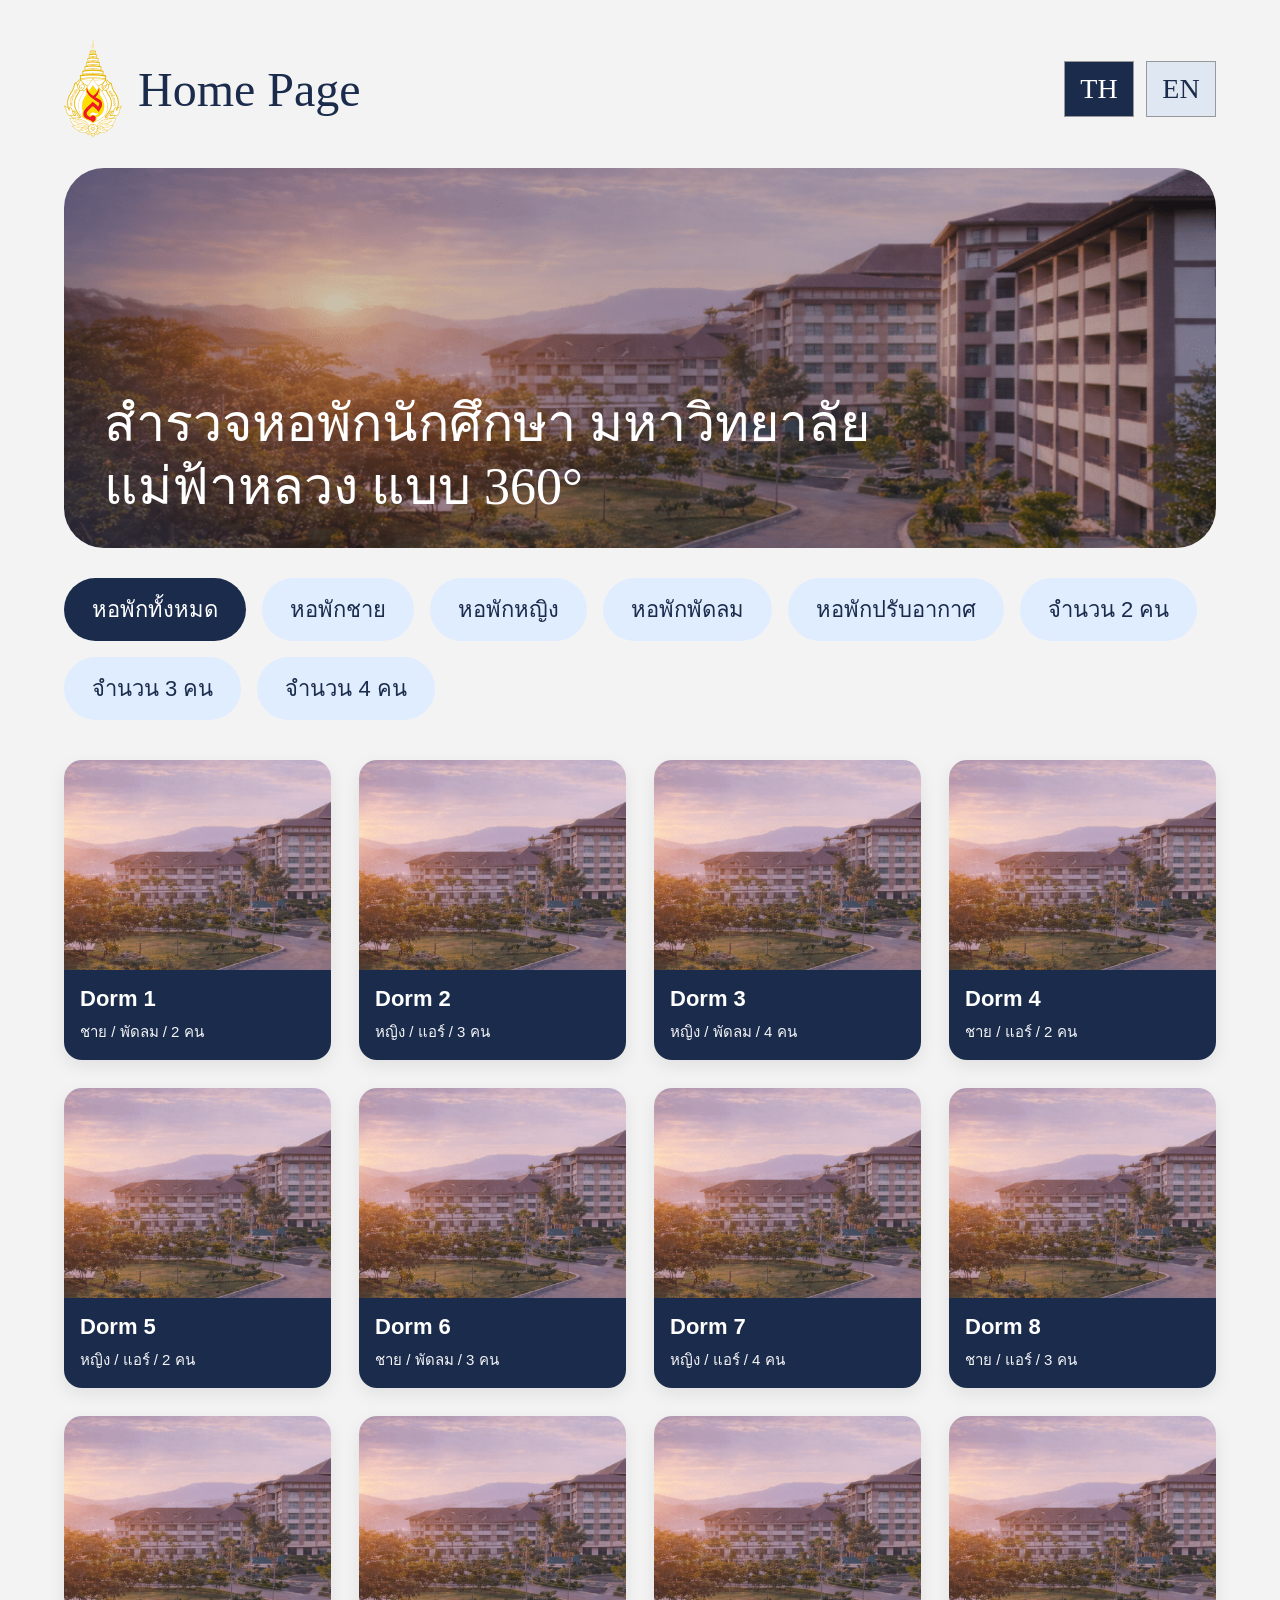
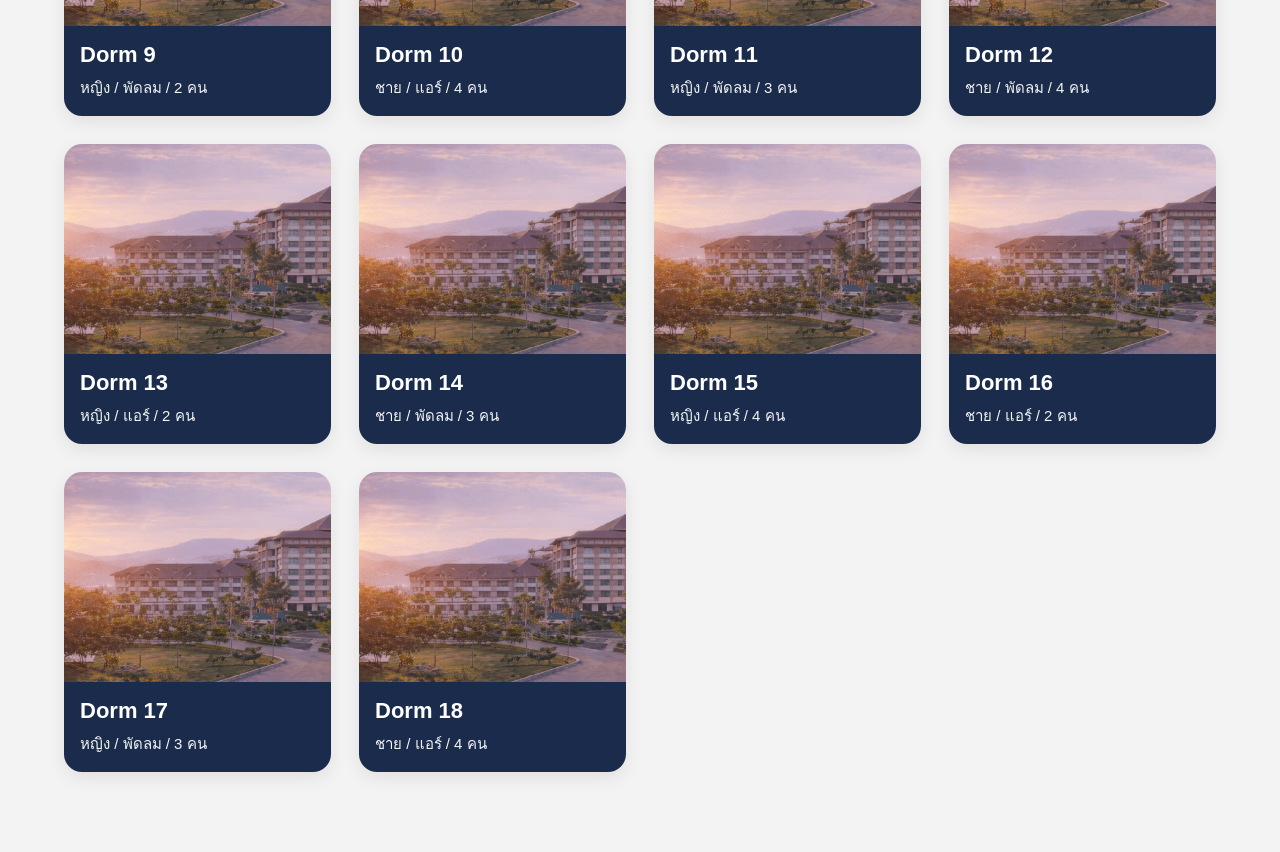
<file: index.html>
<!DOCTYPE html>
<html lang="th">
<head>
  <meta charset="UTF-8" />
  <meta name="viewport" content="width=device-width, initial-scale=1.0" />
  <title>MFU Dormitory 360 Viewer</title>
  <style>
    * {
      box-sizing: border-box;
    }

    body {
      margin: 0;
      font-family: Arial, sans-serif;
      background: #f3f3f3;
      color: #1a2b4c;
    }

    .container {
      width: 90%;
      max-width: 1440px;
      margin: 0 auto;
      padding: 40px 0 80px;
    }

    .topbar {
      display: flex;
      justify-content: space-between;
      align-items: center;
      margin-bottom: 30px;
    }

    .brand {
      display: flex;
      align-items: center;
      gap: 16px;
    }

    .logo {
      width: 58px;
      height: 98px;
      object-fit: contain;
    }

    .title {
      font-size: 48px;
      font-family: "Times New Roman", serif;
      font-weight: 400;
    }

    .lang-group {
      display: flex;
      gap: 12px;
    }

    .lang-btn {
      width: 70px;
      height: 56px;
      border: 1px solid #999;
      background: #dfe7f2;
      color: #1a2b4c;
      font-size: 28px;
      font-family: "Times New Roman", serif;
      cursor: pointer;
    }

    .lang-btn.active {
      background: #1a2b4c;
      color: white;
    }

    .hero {
      position: relative;
      width: 100%;
      height: 380px;
      border-radius: 40px;
      overflow: hidden;
      margin-bottom: 30px;
    }

    .hero img {
      width: 100%;
      height: 100%;
      object-fit: cover;
      display: block;
      filter: brightness(0.8);
    }

    .hero-text {
      position: absolute;
      left: 40px;
      bottom: 30px;
      color: white;
      font-size: 52px;
      line-height: 1.2;
      font-family: "Times New Roman", serif;
      max-width: 800px;
    }

    .filters {
      display: flex;
      flex-wrap: wrap;
      gap: 16px;
      margin-bottom: 40px;
    }

    .filter-btn {
      border: none;
      border-radius: 999px;
      background: #e0edff;
      color: #1a2b4c;
      padding: 14px 28px;
      font-size: 22px;
      cursor: pointer;
      transition: all 0.2s ease;
    }

    .filter-btn:hover {
      transform: translateY(-2px);
    }

    .filter-btn.active-filter {
      background: #1a2b4c;
      color: white;
    }

    .dorm-grid {
      display: grid;
      grid-template-columns: repeat(4, 1fr);
      gap: 28px;
    }

    .dorm-card {
      background: white;
      border-radius: 18px;
      overflow: hidden;
      box-shadow: 0 6px 18px rgba(0,0,0,0.08);
      transition: transform 0.2s ease;
    }

    .dorm-card:hover {
      transform: translateY(-4px);
    }

    .dorm-card img {
      width: 100%;
      height: 210px;
      object-fit: cover;
      display: block;
    }

    .card-bottom {
      background: #1a2b4c;
      color: white;
      padding: 16px;
      min-height: 88px;
    }

    .card-title {
      font-size: 22px;
      margin: 0 0 8px;
      font-weight: 600;
    }

    .card-meta {
      font-size: 15px;
      opacity: 0.95;
    }

    .hidden-card {
      display: none !important;
    }

    #no-result-message {
      display: none;
      margin-top: 30px;
      font-size: 28px;
      color: #1a2b4c;
      text-align: center;
      font-weight: 600;
    }

    @media (max-width: 1200px) {
      .dorm-grid {
        grid-template-columns: repeat(3, 1fr);
      }
    }

    @media (max-width: 900px) {
      .hero {
        height: 280px;
      }

      .hero-text {
        font-size: 34px;
        left: 24px;
        bottom: 20px;
      }

      .title {
        font-size: 36px;
      }

      .dorm-grid {
        grid-template-columns: repeat(2, 1fr);
      }
    }

    @media (max-width: 600px) {
      .topbar {
        flex-direction: column;
        align-items: flex-start;
        gap: 16px;
      }

      .hero {
        height: 220px;
      }

      .hero-text {
        font-size: 26px;
      }

      .filter-btn {
        font-size: 18px;
        padding: 12px 20px;
      }

      .dorm-grid {
        grid-template-columns: 1fr;
      }
    }
  </style>
</head>
<body>
  <div class="container">

    <div class="topbar">
      <div class="brand">
        <img class="logo" src="public\logomfuv213927-w7aj-200w.png" alt="MFU Logo">
        <div class="title">Home Page</div>
      </div>

      <div class="lang-group">
        <button class="lang-btn active">TH</button>
        <button class="lang-btn">EN</button>
      </div>
    </div>

    <div class="hero">
      <img src="public\rectangle43912-fi0of-400h.png" alt="Dormitory">
      <div class="hero-text">
        สำรวจหอพักนักศึกษา มหาวิทยาลัยแม่ฟ้าหลวง แบบ 360°
      </div>
    </div>

    <div class="filters">
  <button class="filter-btn active-filter" data-group="all" data-value="all">หอพักทั้งหมด</button>
  <button class="filter-btn" data-group="gender" data-value="male">หอพักชาย</button>
  <button class="filter-btn" data-group="gender" data-value="female">หอพักหญิง</button>
  <button class="filter-btn" data-group="room" data-value="fan">หอพักพัดลม</button>
  <button class="filter-btn" data-group="room" data-value="air">หอพักปรับอากาศ</button>
  <button class="filter-btn" data-group="capacity" data-value="2">จำนวน 2 คน</button>
  <button class="filter-btn" data-group="capacity" data-value="3">จำนวน 3 คน</button>
  <button class="filter-btn" data-group="capacity" data-value="4">จำนวน 4 คน</button>
</div>

    <div class="dorm-grid" id="dormGrid">
      <div class="dorm-card" data-gender="male" data-room="fan" data-capacity="2">
        <img src="public\rectangle43912-fi0of-400h.png" alt="หอพัก F1">
        <div class="card-bottom">
          <p class="card-title">Dorm 1</p>
          <div class="card-meta">ชาย / พัดลม / 2 คน</div>
        </div>
      </div>

      <div class="dorm-card" data-gender="female" data-room="air" data-capacity="3">
        <img src="public\rectangle43912-fi0of-400h.png" alt="หอพัก F2">
        <div class="card-bottom">
          <p class="card-title">Dorm 2</p>
          <div class="card-meta">หญิง / แอร์ / 3 คน</div>
        </div>
      </div>

      <div class="dorm-card" data-gender="female" data-room="fan" data-capacity="4">
        <img src="public\rectangle43912-fi0of-400h.png" alt="Dorm 3">
        <div class="card-bottom">
          <p class="card-title">Dorm 3</p>
          <div class="card-meta">หญิง / พัดลม / 4 คน</div>
        </div>
      </div>

      <div class="dorm-card" data-gender="male" data-room="air" data-capacity="2">
        <img src="public\rectangle43912-fi0of-400h.png" alt="Dorm 4">
        <div class="card-bottom">
          <p class="card-title">Dorm 4</p>
          <div class="card-meta">ชาย / แอร์ / 2 คน</div>
        </div>
      </div>

      <div class="dorm-card" data-gender="female" data-room="air" data-capacity="2">
        <img src="public\rectangle43912-fi0of-400h.png" alt="Dorm 5">
        <div class="card-bottom">
          <p class="card-title">Dorm 5</p>
          <div class="card-meta">หญิง / แอร์ / 2 คน</div>
        </div>
      </div>

      <div class="dorm-card" data-gender="male" data-room="fan" data-capacity="3">
        <img src="public\rectangle43912-fi0of-400h.png" alt="Dorm 6">
        <div class="card-bottom">
          <p class="card-title">Dorm 6</p>
          <div class="card-meta">ชาย / พัดลม / 3 คน</div>
        </div>
      </div>

      <div class="dorm-card" data-gender="female" data-room="air" data-capacity="4">
        <img src="public\rectangle43912-fi0of-400h.png" alt="Dorm 7">
        <div class="card-bottom">
          <p class="card-title">Dorm 7</p>
          <div class="card-meta">หญิง / แอร์ / 4 คน</div>
        </div>
      </div>

      <div class="dorm-card" data-gender="male" data-room="air" data-capacity="3">
        <img src="public\rectangle43912-fi0of-400h.png" alt="Dorm 8">
        <div class="card-bottom">
          <p class="card-title">Dorm 8</p>
          <div class="card-meta">ชาย / แอร์ / 3 คน</div>
        </div>
      </div>

      <div class="dorm-card" data-gender="female" data-room="fan" data-capacity="2">
        <img src="public\rectangle43912-fi0of-400h.png" alt="Dorm 9">
        <div class="card-bottom">
          <p class="card-title">Dorm 9</p>
          <div class="card-meta">หญิง / พัดลม / 2 คน</div>
        </div>
      </div>

      <div class="dorm-card" data-gender="male" data-room="air" data-capacity="4">
        <img src="public\rectangle43912-fi0of-400h.png" alt="Dorm 10">
        <div class="card-bottom">
          <p class="card-title">Dorm 10</p>
          <div class="card-meta">ชาย / แอร์ / 4 คน</div>
        </div>
      </div>

      <div class="dorm-card" data-gender="female" data-room="fan" data-capacity="3">
        <img src="public\rectangle43912-fi0of-400h.png" alt="Dorm 11">
        <div class="card-bottom">
          <p class="card-title">Dorm 11</p>
          <div class="card-meta">หญิง / พัดลม / 3 คน</div>
        </div>
      </div>

      <div class="dorm-card" data-gender="male" data-room="fan" data-capacity="4">
        <img src="public\rectangle43912-fi0of-400h.png" alt="Dorm 12">
        <div class="card-bottom">
          <p class="card-title">Dorm 12</p>
          <div class="card-meta">ชาย / พัดลม / 4 คน</div>
        </div>
      </div>

      <div class="dorm-card" data-gender="female" data-room="air" data-capacity="2">
        <img src="public\rectangle43912-fi0of-400h.png" alt="Dorm 13">
        <div class="card-bottom">
          <p class="card-title">Dorm 13</p>
          <div class="card-meta">หญิง / แอร์ / 2 คน</div>
        </div>
      </div>

      <div class="dorm-card" data-gender="male" data-room="fan" data-capacity="3">
        <img src="public\rectangle43912-fi0of-400h.png" alt="Dorm 14">
        <div class="card-bottom">
          <p class="card-title">Dorm 14</p>
          <div class="card-meta">ชาย / พัดลม / 3 คน</div>
        </div>
      </div>

      <div class="dorm-card" data-gender="female" data-room="air" data-capacity="4">
        <img src="public\rectangle43912-fi0of-400h.png" alt="Dorm 15">
        <div class="card-bottom">
          <p class="card-title">Dorm 15</p>
          <div class="card-meta">หญิง / แอร์ / 4 คน</div>
        </div>
      </div>

      <div class="dorm-card" data-gender="male" data-room="air" data-capacity="2">
        <img src="public\rectangle43912-fi0of-400h.png" alt="Dorm 16">
        <div class="card-bottom">
          <p class="card-title">Dorm 16</p>
          <div class="card-meta">ชาย / แอร์ / 2 คน</div>
        </div>
      </div>

      <div class="dorm-card" data-gender="female" data-room="fan" data-capacity="3">
        <img src="public\rectangle43912-fi0of-400h.png" alt="Dorm 17">
        <div class="card-bottom">
          <p class="card-title">Dorm 17</p>
          <div class="card-meta">หญิง / พัดลม / 3 คน</div>
        </div>
      </div>

      <div class="dorm-card" data-gender="male" data-room="air" data-capacity="4">
        <img src="public\rectangle43912-fi0of-400h.png" alt="Dorm 18">
        <div class="card-bottom">
          <p class="card-title">Dorm 18</p>
          <div class="card-meta">ชาย / แอร์ / 4 คน</div>
        </div>
      </div>
    </div>

    <div id="no-result-message">ไม่พบหอพักที่ตรงกับเงื่อนไข</div>
  </div>


  <script>
    const filterButtons = document.querySelectorAll('.filter-btn');
    const dormCards = document.querySelectorAll('.dorm-card');
    const noResultMessage = document.getElementById('no-result-message');

    const selectedFilters = {
      gender: null,
      room: null,
      capacity: null
    };

    function updateActiveButtons() {
      filterButtons.forEach(button => {
        const group = button.dataset.group;
        const value = button.dataset.value;

        button.classList.remove('active-filter');

        if (group === 'all') {
          if (
            selectedFilters.gender === null &&
            selectedFilters.room === null &&
            selectedFilters.capacity === null
          ) {
            button.classList.add('active-filter');
          }
        } else {
          if (selectedFilters[group] === value) {
            button.classList.add('active-filter');
          }
        }
      });
    }

    function filterDorms() {
      let visibleCount = 0;

      dormCards.forEach(card => {
        const gender = card.dataset.gender;
        const room = card.dataset.room;
        const capacity = card.dataset.capacity;

        const matchGender =
          selectedFilters.gender === null || selectedFilters.gender === gender;

        const matchRoom =
          selectedFilters.room === null || selectedFilters.room === room;

        const matchCapacity =
          selectedFilters.capacity === null || selectedFilters.capacity === capacity;

        if (matchGender && matchRoom && matchCapacity) {
          card.classList.remove('hidden-card');
          visibleCount++;
        } else {
          card.classList.add('hidden-card');
        }
      });

      if (visibleCount === 0) {
        noResultMessage.style.display = 'block';
      } else {
        noResultMessage.style.display = 'none';
      }
    }

    filterButtons.forEach(button => {
      button.addEventListener('click', () => {
        const group = button.dataset.group;
        const value = button.dataset.value;

        if (group === 'all') {
          selectedFilters.gender = null;
          selectedFilters.room = null;
          selectedFilters.capacity = null;
        } else {
          if (selectedFilters[group] === value) {
            selectedFilters[group] = null;
          } else {
            selectedFilters[group] = value;
          }
        }

        updateActiveButtons();
        filterDorms();
      });
    });

    updateActiveButtons();
    filterDorms();
  </script>
</body>
</html>
</file>
